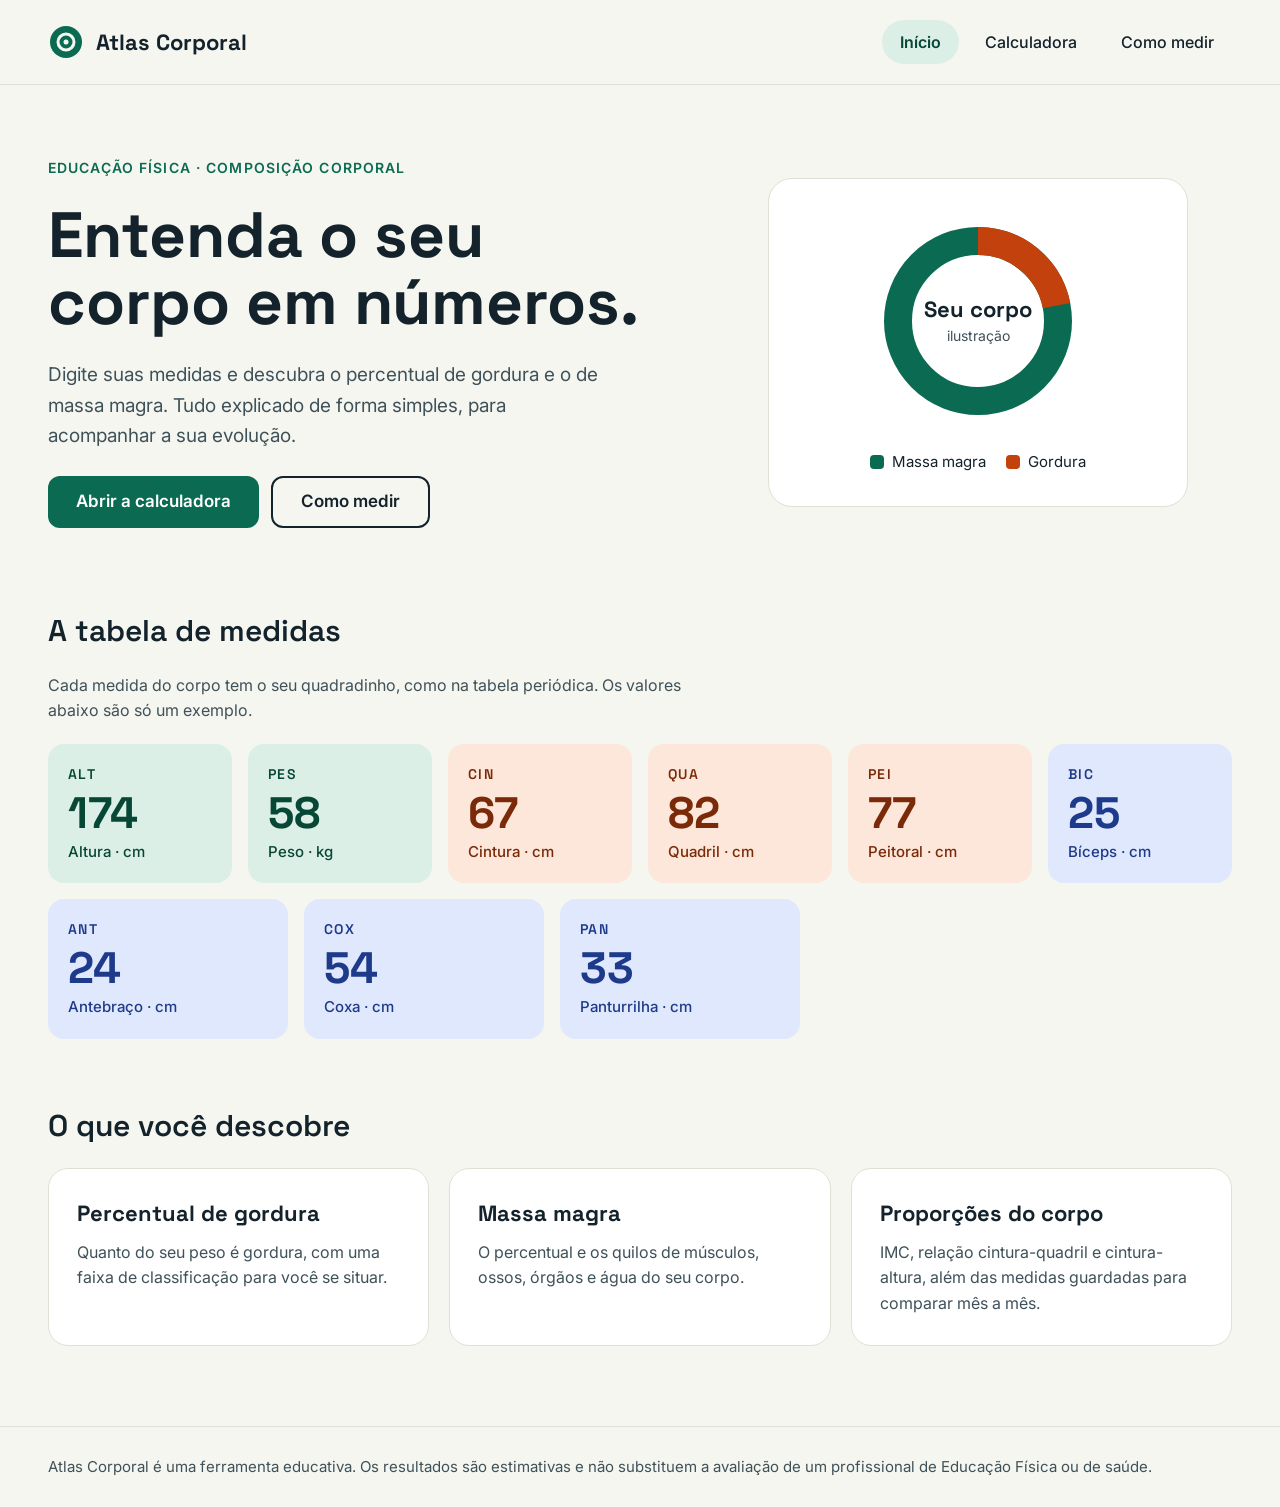
<file: index.html>
<!DOCTYPE html>
<html lang="pt-BR">
<head>
  <meta charset="utf-8">
  <meta name="viewport" content="width=device-width, initial-scale=1">
  <title>Atlas Corporal – Início</title>
  <link rel="preconnect" href="https://fonts.googleapis.com">
  <link href="https://fonts.googleapis.com/css2?family=Inter:wght@400;500;600&family=Space+Grotesk:wght@500;600;700&display=swap" rel="stylesheet">
  <link rel="stylesheet" href="style.css">
</head>
<body>

  <header class="header">
    <a class="logo" href="index.html">
      <svg width="36" height="36" viewBox="0 0 36 36" aria-hidden="true"><circle cx="18" cy="18" r="16" fill="#0B6B52"/><circle cx="18" cy="18" r="8" fill="none" stroke="#F5F6F0" stroke-width="3"/><circle cx="18" cy="18" r="2.5" fill="#F5F6F0"/></svg>
      Atlas Corporal
    </a>
    <nav class="nav" aria-label="Principal">
      <a href="index.html" aria-current="page">Início</a>
      <a href="calculadora.html">Calculadora</a>
      <a href="medir.html">Como medir</a>
    </nav>
  </header>

  <main>
    <section class="hero">
      <div class="hero-text">
        <span class="eyebrow">Educação Física · Composição corporal</span>
        <h1>Entenda o seu corpo em números.</h1>
        <p class="lead">Digite suas medidas e descubra o percentual de gordura e o de massa magra. Tudo explicado de forma simples, para acompanhar a sua evolução.</p>
        <div class="btn-row">
          <a class="btn btn-primary" href="calculadora.html">Abrir a calculadora</a>
          <a class="btn btn-outline" href="medir.html">Como medir</a>
        </div>
      </div>
      <div class="hero-art">
        <div class="donut-card">
          <svg width="220" height="220" viewBox="0 0 220 220" role="img" aria-label="Gráfico de rosca ilustrativo: massa magra e gordura">
            <circle cx="110" cy="110" r="80" fill="none" stroke="#0B6B52" stroke-width="28"/>
            <circle cx="110" cy="110" r="80" fill="none" stroke="#C2410C" stroke-width="28" stroke-dasharray="110 503" transform="rotate(-90 110 110)"/>
            <text x="110" y="106" text-anchor="middle" font-family="Space Grotesk, sans-serif" font-weight="700" font-size="22" fill="#13222B">Seu corpo</text>
            <text x="110" y="130" text-anchor="middle" font-family="Inter, sans-serif" font-size="14" fill="#3F5159">ilustração</text>
          </svg>
          <div class="legend">
            <span><i style="background:#0B6B52"></i>Massa magra</span>
            <span><i style="background:#C2410C"></i>Gordura</span>
          </div>
        </div>
      </div>
    </section>

    <section class="section">
      <h2>A tabela de medidas</h2>
      <p class="note">Cada medida do corpo tem o seu quadradinho, como na tabela periódica. Os valores abaixo são só um exemplo.</p>
      <div class="tiles">
        <div class="tile t-green"><span class="abbr">ALT</span><span class="num">174</span><span class="name">Altura · cm</span></div>
        <div class="tile t-green"><span class="abbr">PES</span><span class="num">58</span><span class="name">Peso · kg</span></div>
        <div class="tile t-orange"><span class="abbr">CIN</span><span class="num">67</span><span class="name">Cintura · cm</span></div>
        <div class="tile t-orange"><span class="abbr">QUA</span><span class="num">82</span><span class="name">Quadril · cm</span></div>
        <div class="tile t-orange"><span class="abbr">PEI</span><span class="num">77</span><span class="name">Peitoral · cm</span></div>
        <div class="tile t-blue"><span class="abbr">BIC</span><span class="num">25</span><span class="name">Bíceps · cm</span></div>
        <div class="tile t-blue"><span class="abbr">ANT</span><span class="num">24</span><span class="name">Antebraço · cm</span></div>
        <div class="tile t-blue"><span class="abbr">COX</span><span class="num">54</span><span class="name">Coxa · cm</span></div>
        <div class="tile t-blue"><span class="abbr">PAN</span><span class="num">33</span><span class="name">Panturrilha · cm</span></div>
      </div>
    </section>

    <section class="section">
      <h2>O que você descobre</h2>
      <div class="cards">
        <div class="card">
          <h3>Percentual de gordura</h3>
          <p>Quanto do seu peso é gordura, com uma faixa de classificação para você se situar.</p>
        </div>
        <div class="card">
          <h3>Massa magra</h3>
          <p>O percentual e os quilos de músculos, ossos, órgãos e água do seu corpo.</p>
        </div>
        <div class="card">
          <h3>Proporções do corpo</h3>
          <p>IMC, relação cintura-quadril e cintura-altura, além das medidas guardadas para comparar mês a mês.</p>
        </div>
      </div>
    </section>
  </main>

  <footer class="footer">
    Atlas Corporal é uma ferramenta educativa. Os resultados são estimativas e não substituem a avaliação de um profissional de Educação Física ou de saúde.
  </footer>

</body>
</html>
</file>
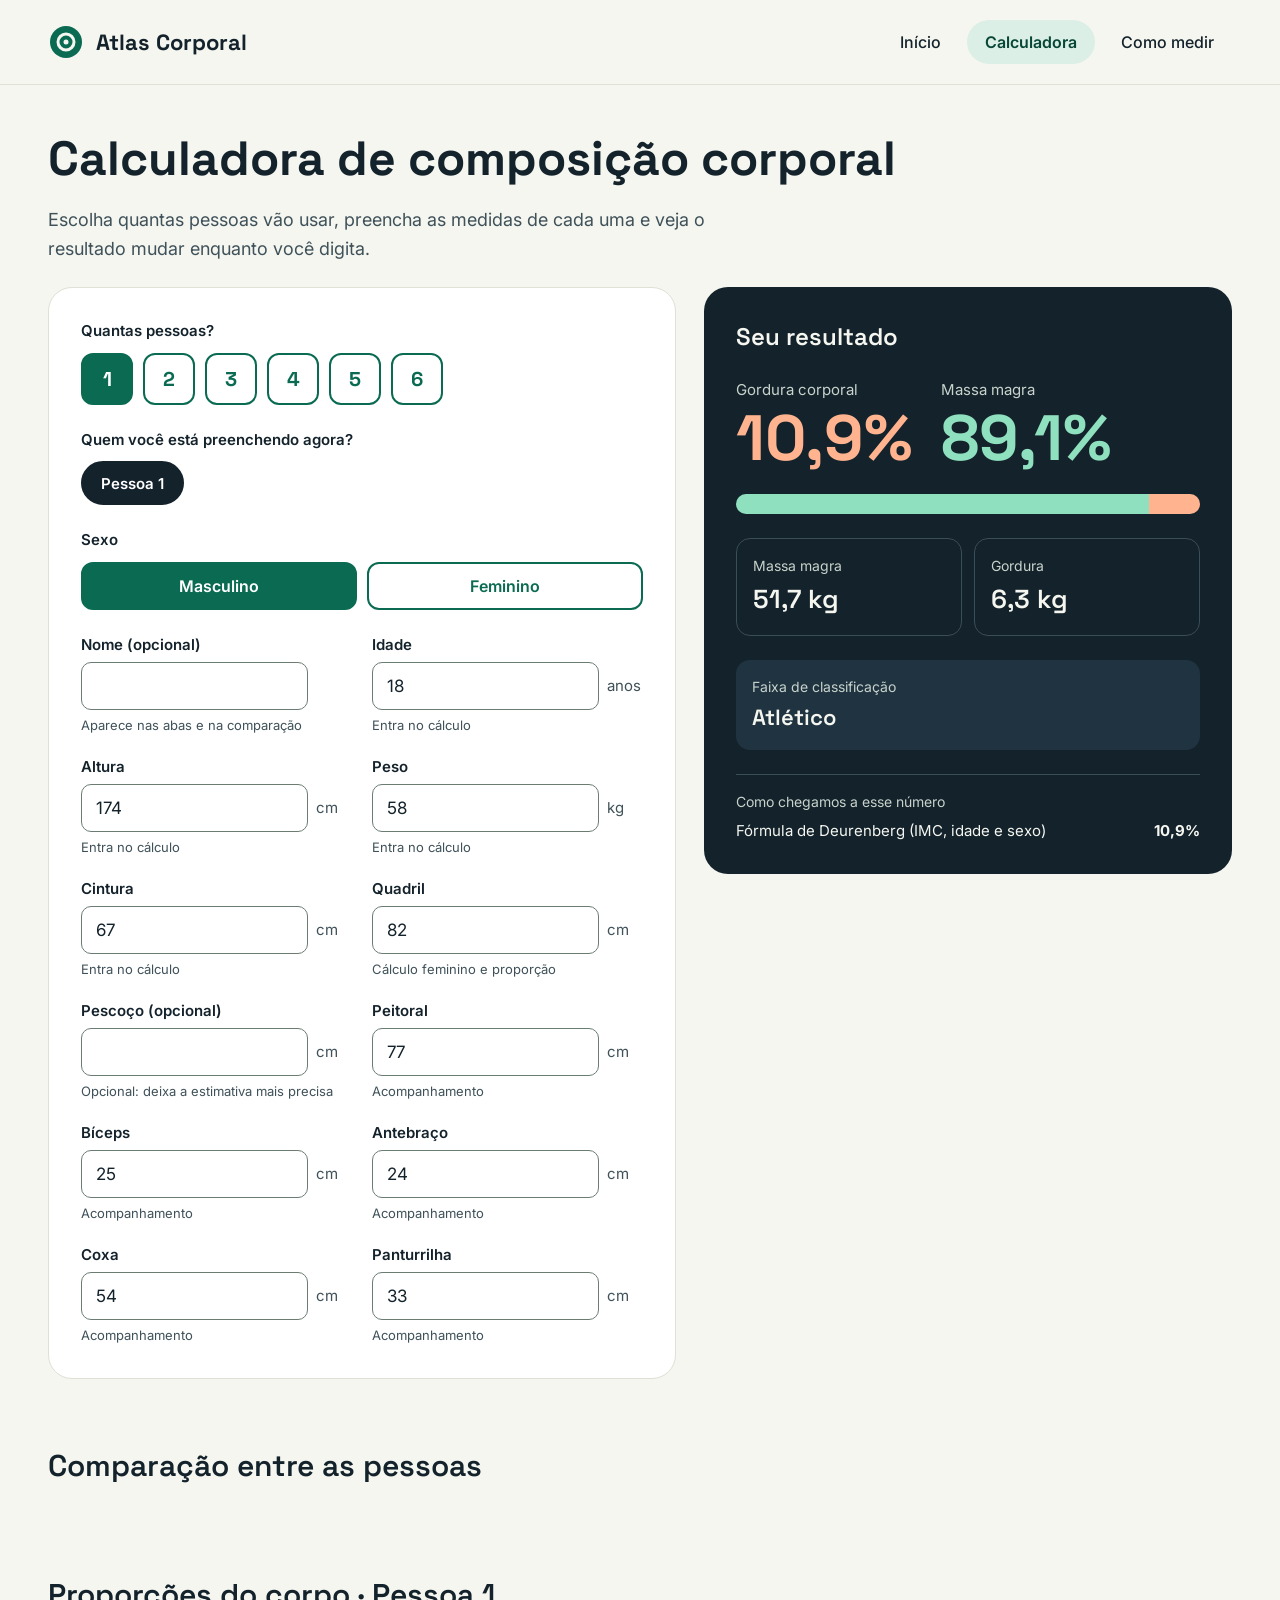
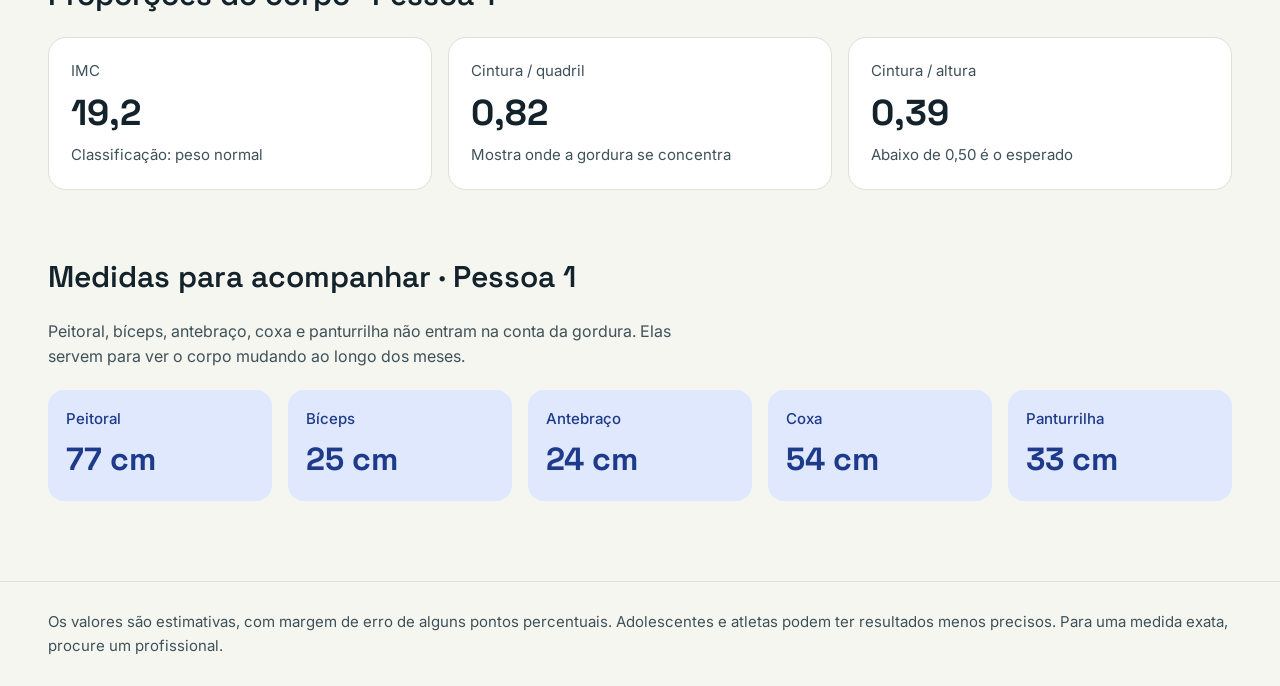
<file: calculadora.html>
<!DOCTYPE html>
<html lang="pt-BR">
<head>
  <meta charset="utf-8">
  <meta name="viewport" content="width=device-width, initial-scale=1">
  <title>Atlas Corporal – Calculadora</title>
  <link rel="preconnect" href="https://fonts.googleapis.com">
  <link href="https://fonts.googleapis.com/css2?family=Inter:wght@400;500;600&family=Space+Grotesk:wght@500;600;700&display=swap" rel="stylesheet">
  <link rel="stylesheet" href="style.css">
</head>
<body>

  <header class="header">
    <a class="logo" href="index.html">
      <svg width="36" height="36" viewBox="0 0 36 36" aria-hidden="true"><circle cx="18" cy="18" r="16" fill="#0B6B52"/><circle cx="18" cy="18" r="8" fill="none" stroke="#F5F6F0" stroke-width="3"/><circle cx="18" cy="18" r="2.5" fill="#F5F6F0"/></svg>
      Atlas Corporal
    </a>
    <nav class="nav" aria-label="Principal">
      <a href="index.html">Início</a>
      <a href="calculadora.html" aria-current="page">Calculadora</a>
      <a href="medir.html">Como medir</a>
    </nav>
  </header>

  <main>
    <section class="section" style="padding-top: 48px; padding-bottom: 8px">
      <h1 class="page-title">Calculadora de composição corporal</h1>
      <p class="page-intro">Escolha quantas pessoas vão usar, preencha as medidas de cada uma e veja o resultado mudar enquanto você digita.</p>
    </section>

    <section class="calc">
      <!-- Formulário -->
      <div class="panel">
        <div class="group">
          <span class="group-label">Quantas pessoas?</span>
          <div class="row" id="counts"></div>
        </div>

        <div class="group" id="tabs-group" hidden>
          <span class="group-label">Quem você está preenchendo agora?</span>
          <div class="row" id="tabs" role="group" aria-label="Escolher pessoa"></div>
        </div>

        <div class="group">
          <span class="group-label">Sexo</span>
          <div class="row">
            <button type="button" class="sex-btn" id="sex-M">Masculino</button>
            <button type="button" class="sex-btn" id="sex-F">Feminino</button>
          </div>
        </div>

        <div class="fields" id="fields"></div>
      </div>

      <!-- Resultado -->
      <div class="result-panel">
        <h2 id="result-title">Seu resultado</h2>
        <div id="result"></div>
      </div>
    </section>

    <section class="section" id="compare-section" hidden>
      <h2>Comparação entre as pessoas</h2>
      <div id="compare" style="display: flex; flex-direction: column; gap: 12px"></div>
    </section>

    <section class="section">
      <h2 id="ratios-title">Proporções do corpo</h2>
      <div class="stats" id="ratios"></div>
    </section>

    <section class="section">
      <h2 id="track-title">Medidas para acompanhar</h2>
      <p class="note">Peitoral, bíceps, antebraço, coxa e panturrilha não entram na conta da gordura. Elas servem para ver o corpo mudando ao longo dos meses.</p>
      <div class="stats" id="track"></div>
    </section>
  </main>

  <footer class="footer">
    Os valores são estimativas, com margem de erro de alguns pontos percentuais. Adolescentes e atletas podem ter resultados menos precisos. Para uma medida exata, procure um profissional.
  </footer>

  <script src="calculadora.js"></script>
</body>
</html>
</file>
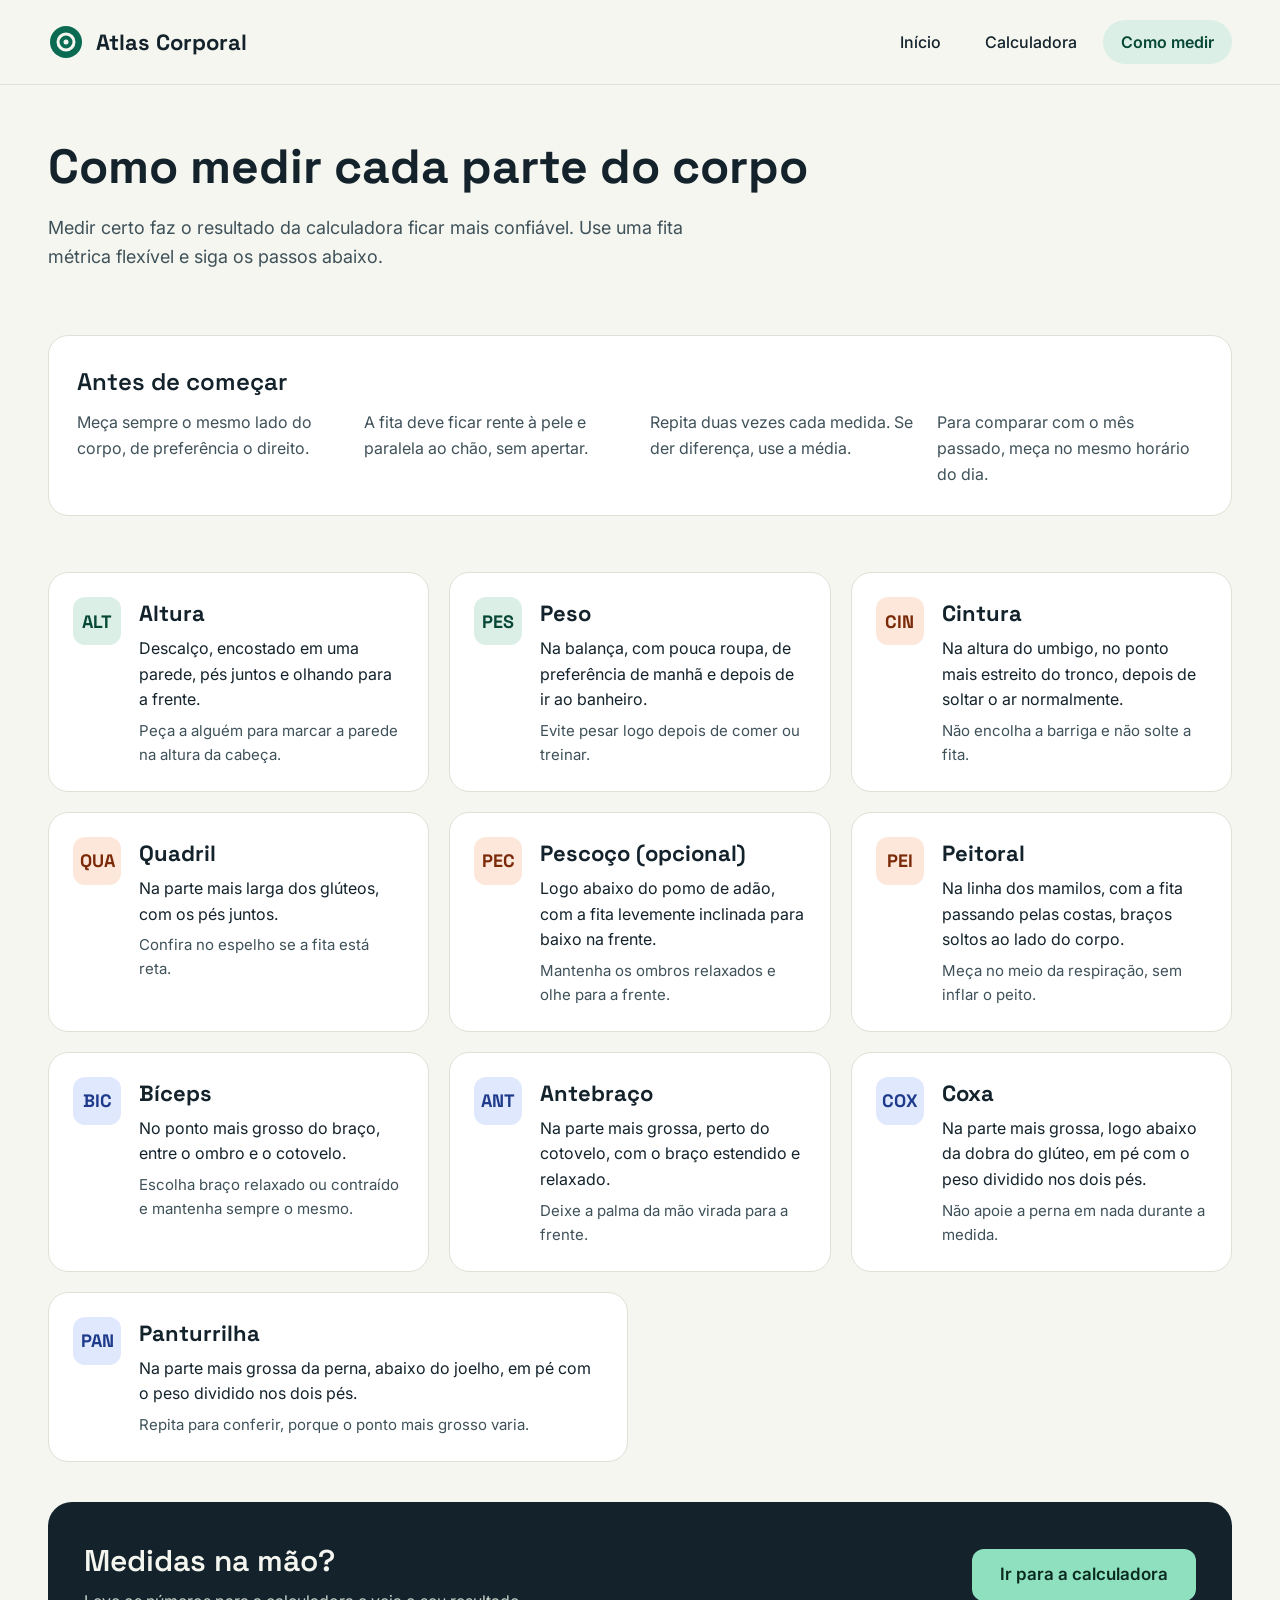
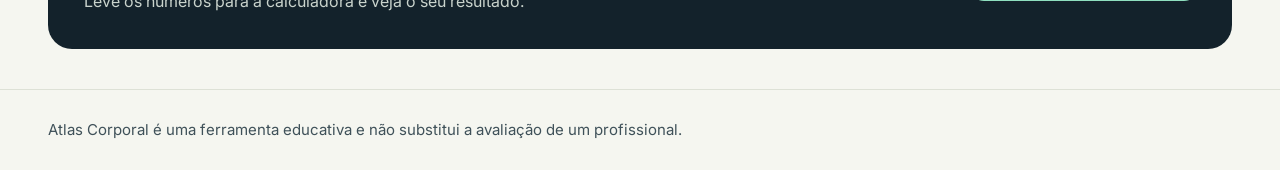
<file: medir.html>
<!DOCTYPE html>
<html lang="pt-BR">
<head>
  <meta charset="utf-8">
  <meta name="viewport" content="width=device-width, initial-scale=1">
  <title>Atlas Corporal – Como medir</title>
  <link rel="preconnect" href="https://fonts.googleapis.com">
  <link href="https://fonts.googleapis.com/css2?family=Inter:wght@400;500;600&family=Space+Grotesk:wght@500;600;700&display=swap" rel="stylesheet">
  <link rel="stylesheet" href="style.css">
</head>
<body>

  <header class="header">
    <a class="logo" href="index.html">
      <svg width="36" height="36" viewBox="0 0 36 36" aria-hidden="true"><circle cx="18" cy="18" r="16" fill="#0B6B52"/><circle cx="18" cy="18" r="8" fill="none" stroke="#F5F6F0" stroke-width="3"/><circle cx="18" cy="18" r="2.5" fill="#F5F6F0"/></svg>
      Atlas Corporal
    </a>
    <nav class="nav" aria-label="Principal">
      <a href="index.html">Início</a>
      <a href="calculadora.html">Calculadora</a>
      <a href="medir.html" aria-current="page">Como medir</a>
    </nav>
  </header>

  <main>
    <section class="section" style="padding-top: 56px">
      <h1 class="page-title">Como medir cada parte do corpo</h1>
      <p class="page-intro">Medir certo faz o resultado da calculadora ficar mais confiável. Use uma fita métrica flexível e siga os passos abaixo.</p>
    </section>

    <section class="section">
      <div class="card">
        <h2 style="font-size: 24px">Antes de começar</h2>
        <div class="cards">
          <p style="flex: 1 1 240px">Meça sempre o mesmo lado do corpo, de preferência o direito.</p>
          <p style="flex: 1 1 240px">A fita deve ficar rente à pele e paralela ao chão, sem apertar.</p>
          <p style="flex: 1 1 240px">Repita duas vezes cada medida. Se der diferença, use a média.</p>
          <p style="flex: 1 1 240px">Para comparar com o mês passado, meça no mesmo horário do dia.</p>
        </div>
      </div>
    </section>

    <section class="steps">
      <div class="step"><div class="badge t-green">ALT</div><div><h3>Altura</h3><p>Descalço, encostado em uma parede, pés juntos e olhando para a frente.</p><p class="tip">Peça a alguém para marcar a parede na altura da cabeça.</p></div></div>
      <div class="step"><div class="badge t-green">PES</div><div><h3>Peso</h3><p>Na balança, com pouca roupa, de preferência de manhã e depois de ir ao banheiro.</p><p class="tip">Evite pesar logo depois de comer ou treinar.</p></div></div>
      <div class="step"><div class="badge t-orange">CIN</div><div><h3>Cintura</h3><p>Na altura do umbigo, no ponto mais estreito do tronco, depois de soltar o ar normalmente.</p><p class="tip">Não encolha a barriga e não solte a fita.</p></div></div>
      <div class="step"><div class="badge t-orange">QUA</div><div><h3>Quadril</h3><p>Na parte mais larga dos glúteos, com os pés juntos.</p><p class="tip">Confira no espelho se a fita está reta.</p></div></div>
      <div class="step"><div class="badge t-orange">PEC</div><div><h3>Pescoço (opcional)</h3><p>Logo abaixo do pomo de adão, com a fita levemente inclinada para baixo na frente.</p><p class="tip">Mantenha os ombros relaxados e olhe para a frente.</p></div></div>
      <div class="step"><div class="badge t-orange">PEI</div><div><h3>Peitoral</h3><p>Na linha dos mamilos, com a fita passando pelas costas, braços soltos ao lado do corpo.</p><p class="tip">Meça no meio da respiração, sem inflar o peito.</p></div></div>
      <div class="step"><div class="badge t-blue">BIC</div><div><h3>Bíceps</h3><p>No ponto mais grosso do braço, entre o ombro e o cotovelo.</p><p class="tip">Escolha braço relaxado ou contraído e mantenha sempre o mesmo.</p></div></div>
      <div class="step"><div class="badge t-blue">ANT</div><div><h3>Antebraço</h3><p>Na parte mais grossa, perto do cotovelo, com o braço estendido e relaxado.</p><p class="tip">Deixe a palma da mão virada para a frente.</p></div></div>
      <div class="step"><div class="badge t-blue">COX</div><div><h3>Coxa</h3><p>Na parte mais grossa, logo abaixo da dobra do glúteo, em pé com o peso dividido nos dois pés.</p><p class="tip">Não apoie a perna em nada durante a medida.</p></div></div>
      <div class="step"><div class="badge t-blue">PAN</div><div><h3>Panturrilha</h3><p>Na parte mais grossa da perna, abaixo do joelho, em pé com o peso dividido nos dois pés.</p><p class="tip">Repita para conferir, porque o ponto mais grosso varia.</p></div></div>
    </section>

    <div class="cta">
      <div>
        <h2>Medidas na mão?</h2>
        <p>Leve os números para a calculadora e veja o seu resultado.</p>
      </div>
      <a class="btn" href="calculadora.html">Ir para a calculadora</a>
    </div>
  </main>

  <footer class="footer">
    Atlas Corporal é uma ferramenta educativa e não substitui a avaliação de um profissional.
  </footer>

</body>
</html>
</file>
<file: style.css>
/* Atlas Corporal - estilos compartilhados por todas as páginas */
:root {
  --bg: #F5F6F0;
  --ink: #13222B;
  --muted: #3F5159;
  --line: #DDE1D6;
  --green: #0B6B52;
  --green-dark: #074736;
  --green-soft: #DCEFE6;
  --orange-soft: #FDE7DA;
  --orange-ink: #7A2A08;
  --blue-soft: #E0E8FD;
  --blue-ink: #1E3A8A;
  --card: #FFFFFF;
}

* { box-sizing: border-box; }

body {
  margin: 0;
  font-family: "Inter", system-ui, sans-serif;
  background: var(--bg);
  color: var(--ink);
  line-height: 1.5;
}

h1, h2, h3 { font-family: "Space Grotesk", system-ui, sans-serif; margin: 0; }
p { margin: 0; }
a { color: var(--green); }
a:hover { color: var(--green-dark); }
input:focus, button:focus-visible, a:focus-visible { outline: 3px solid var(--green); outline-offset: 2px; }

/* ---------- Cabeçalho ---------- */
.header {
  display: flex; flex-wrap: wrap; align-items: center; justify-content: space-between;
  gap: 16px; padding: 20px 48px; border-bottom: 1px solid var(--line);
}
.logo {
  display: flex; align-items: center; gap: 12px; min-height: 44px;
  text-decoration: none; color: var(--ink);
  font-family: "Space Grotesk", sans-serif; font-weight: 700; font-size: 22px;
}
.nav { display: flex; flex-wrap: wrap; gap: 8px; }
.nav a {
  display: inline-flex; align-items: center; min-height: 44px; padding: 0 18px;
  border-radius: 999px; color: var(--ink); font-weight: 500; text-decoration: none;
}
.nav a[aria-current="page"] { background: var(--green-soft); color: var(--green-dark); font-weight: 600; }

/* ---------- Estrutura ---------- */
.section { padding: 24px 48px 40px; display: flex; flex-direction: column; gap: 20px; }
.hero { display: flex; flex-wrap: wrap; align-items: center; gap: 48px; padding: 72px 48px 56px; }
.hero-text { flex: 1 1 480px; display: flex; flex-direction: column; gap: 24px; }
.hero-art { flex: 1 1 360px; display: flex; justify-content: center; }
.eyebrow { font-size: 14px; font-weight: 600; letter-spacing: .08em; text-transform: uppercase; color: var(--green); }
.hero h1 { font-size: 64px; line-height: 1.05; font-weight: 700; }
.lead { font-size: 19px; color: var(--muted); max-width: 560px; line-height: 1.6; }
.page-title { font-size: 48px; line-height: 1.1; font-weight: 700; }
.page-intro { font-size: 18px; color: var(--muted); max-width: 680px; line-height: 1.6; }
.section h2 { font-size: 30px; font-weight: 600; }
.note { color: var(--muted); font-size: 16px; line-height: 1.6; max-width: 680px; }

.footer { margin-top: 40px; padding: 28px 48px; border-top: 1px solid var(--line); color: var(--muted); font-size: 15px; line-height: 1.6; }

/* ---------- Botões ---------- */
.btn {
  display: inline-flex; align-items: center; min-height: 52px; padding: 0 28px;
  border-radius: 12px; font-weight: 600; font-size: 17px; text-decoration: none; cursor: pointer;
}
.btn-primary { background: var(--green); color: #fff; }
.btn-primary:hover { background: var(--green-dark); color: #fff; }
.btn-outline { border: 2px solid var(--ink); color: var(--ink); }
.btn-row { display: flex; flex-wrap: wrap; gap: 12px; }

/* ---------- Cartões e tabela de medidas ---------- */
.card { background: var(--card); border: 1px solid var(--line); border-radius: 20px; padding: 28px; display: flex; flex-direction: column; gap: 10px; }
.card h3 { font-size: 22px; }
.card p { color: var(--muted); line-height: 1.6; }
.cards { display: flex; flex-wrap: wrap; gap: 20px; }
.cards .card { flex: 1 1 280px; }

.tiles { display: flex; flex-wrap: wrap; gap: 16px; }
.tile { flex: 1 1 180px; max-width: 240px; border-radius: 16px; padding: 20px; display: flex; flex-direction: column; gap: 6px; }
.tile .abbr { font-family: "Space Grotesk", sans-serif; font-weight: 600; font-size: 14px; letter-spacing: .1em; }
.tile .num { font-family: "Space Grotesk", sans-serif; font-weight: 700; font-size: 44px; line-height: 1; }
.tile .name { font-size: 15px; font-weight: 500; }
.t-green { background: var(--green-soft); color: var(--green-dark); }
.t-orange { background: var(--orange-soft); color: var(--orange-ink); }
.t-blue { background: var(--blue-soft); color: var(--blue-ink); }

.donut-card { width: 100%; max-width: 420px; background: var(--card); border: 1px solid var(--line); border-radius: 24px; padding: 32px; display: flex; flex-direction: column; align-items: center; gap: 20px; }
.legend { display: flex; flex-wrap: wrap; justify-content: center; gap: 20px; font-size: 15px; }
.legend span { display: inline-flex; align-items: center; gap: 8px; }
.legend i { width: 14px; height: 14px; border-radius: 4px; display: inline-block; }

/* ---------- Calculadora ---------- */
.calc { display: flex; flex-wrap: wrap; align-items: flex-start; gap: 28px; padding: 16px 48px 40px; }
.panel { flex: 1 1 520px; min-width: 0; background: var(--card); border: 1px solid var(--line); border-radius: 24px; padding: 32px; display: flex; flex-direction: column; gap: 24px; }
.result-panel { flex: 1 1 420px; min-width: 0; background: var(--ink); color: var(--bg); border-radius: 24px; padding: 32px; display: flex; flex-direction: column; gap: 24px; }
.result-panel h2 { font-size: 24px; font-weight: 600; }
.group { display: flex; flex-direction: column; gap: 10px; }
.group-label { font-weight: 600; font-size: 15px; }
.row { display: flex; flex-wrap: wrap; gap: 10px; }

.count-btn { width: 52px; height: 52px; border-radius: 12px; border: 2px solid var(--green); background: #fff; color: var(--green); font-family: "Space Grotesk", sans-serif; font-size: 20px; font-weight: 700; cursor: pointer; }
.count-btn[aria-pressed="true"] { background: var(--green); color: #fff; }
.tab-btn { min-height: 44px; padding: 0 18px; border-radius: 999px; border: 2px solid var(--ink); background: #fff; color: var(--ink); font: 600 15px "Inter", sans-serif; cursor: pointer; }
.tab-btn[aria-pressed="true"] { background: var(--ink); color: #fff; }
.sex-btn { flex: 1; min-height: 48px; border-radius: 12px; border: 2px solid var(--green); background: #fff; color: var(--green); font: 600 16px "Inter", sans-serif; cursor: pointer; }
.sex-btn[aria-pressed="true"] { background: var(--green); color: #fff; }

.fields { display: flex; flex-wrap: wrap; gap: 20px; }
.field { flex: 1 1 200px; min-width: 0; display: flex; flex-direction: column; gap: 6px; }
.field label { font-weight: 600; font-size: 15px; }
.field .input-row { display: flex; align-items: center; gap: 8px; }
.field input { flex: 1; min-width: 0; height: 48px; padding: 0 14px; border: 1.5px solid #6B7C73; border-radius: 10px; font: 17px "Inter", sans-serif; color: var(--ink); background: #fff; }
.field .unit { width: 36px; font-size: 15px; color: var(--muted); }
.field .hint { font-size: 13px; color: var(--muted); }

.big-numbers { display: flex; flex-wrap: wrap; gap: 28px; }
.big { display: flex; flex-direction: column; gap: 4px; }
.big .label { font-size: 15px; color: #C9D3CC; }
.big .value { font-family: "Space Grotesk", sans-serif; font-weight: 700; font-size: 64px; line-height: 1; }
.big .fat { color: #FFB48F; }
.big .lean { color: #8FE0BF; }
.bar { display: flex; height: 20px; border-radius: 999px; overflow: hidden; background: #2A3B45; }
.bar .lean-bar { background: #8FE0BF; }
.bar .fat-bar { background: #FFB48F; }
.mini-cards { display: flex; flex-wrap: wrap; gap: 12px; }
.mini { flex: 1 1 140px; border: 1px solid #3B4D57; border-radius: 14px; padding: 16px; display: flex; flex-direction: column; gap: 4px; }
.mini .label { font-size: 14px; color: #C9D3CC; }
.mini .value { font-family: "Space Grotesk", sans-serif; font-weight: 600; font-size: 26px; }
.category { border-radius: 14px; background: #1F3340; padding: 16px; display: flex; flex-direction: column; gap: 4px; }
.category .label { font-size: 14px; color: #C9D3CC; }
.category .value { font-family: "Space Grotesk", sans-serif; font-weight: 600; font-size: 22px; }
.methods { display: flex; flex-direction: column; gap: 8px; border-top: 1px solid #3B4D57; padding-top: 16px; }
.methods .label { font-size: 14px; color: #C9D3CC; }
.methods .line { display: flex; justify-content: space-between; gap: 12px; font-size: 15px; }
.empty-msg { font-size: 17px; line-height: 1.6; color: #C9D3CC; }

.compare-row { background: var(--card); border: 1px solid var(--line); border-radius: 18px; padding: 20px 24px; display: flex; flex-wrap: wrap; align-items: center; gap: 20px; }
.compare-row .who { flex: 1 1 160px; font-family: "Space Grotesk", sans-serif; font-weight: 700; font-size: 22px; }
.compare-row .cell { flex: 1 1 110px; display: flex; flex-direction: column; gap: 2px; }
.compare-row .cell small { font-size: 13px; color: var(--muted); }
.compare-row .cell strong { font-size: 20px; }
.compare-row .cell strong.fat { color: #9A3412; }
.compare-row .cell strong.lean { color: var(--green); }

.stat { flex: 1 1 240px; background: var(--card); border: 1px solid var(--line); border-radius: 18px; padding: 22px; display: flex; flex-direction: column; gap: 4px; }
.stat .label { font-size: 15px; color: var(--muted); }
.stat .value { font-family: "Space Grotesk", sans-serif; font-weight: 700; font-size: 36px; }
.stat .note2 { font-size: 15px; color: var(--muted); }
.stats { display: flex; flex-wrap: wrap; gap: 16px; }
.track { flex: 1 1 150px; background: var(--blue-soft); color: var(--blue-ink); border-radius: 16px; padding: 18px; display: flex; flex-direction: column; gap: 4px; }
.track .label { font-size: 15px; font-weight: 500; }
.track .value { font-family: "Space Grotesk", sans-serif; font-weight: 700; font-size: 32px; }

/* ---------- Como medir ---------- */
.steps { display: flex; flex-wrap: wrap; gap: 20px; padding: 16px 48px 40px; }
.step { flex: 1 1 340px; max-width: 580px; background: var(--card); border: 1px solid var(--line); border-radius: 20px; padding: 24px; display: flex; gap: 18px; }
.step .badge { flex: none; width: 48px; height: 48px; border-radius: 12px; display: flex; align-items: center; justify-content: center; font-family: "Space Grotesk", sans-serif; font-weight: 700; font-size: 18px; }
.step h3 { font-size: 22px; margin-bottom: 6px; }
.step p { line-height: 1.6; }
.step .tip { color: var(--muted); font-size: 15px; margin-top: 6px; }
.cta { margin: 0 48px; background: var(--ink); color: var(--bg); border-radius: 24px; padding: 36px; display: flex; flex-wrap: wrap; align-items: center; justify-content: space-between; gap: 20px; }
.cta h2 { font-size: 30px; font-weight: 600; }
.cta p { color: #C9D3CC; margin-top: 6px; }
.cta .btn { background: #8FE0BF; color: #0A2A20; }

/* ---------- Celular ---------- */
@media (max-width: 700px) {
  .header, .section, .hero, .calc, .steps, .footer { padding-left: 20px; padding-right: 20px; }
  .cta { margin: 0 20px; }
  .hero h1 { font-size: 44px; }
  .page-title { font-size: 36px; }
  .panel, .result-panel { padding: 22px; }
  .big .value { font-size: 52px; }
}
</file>
